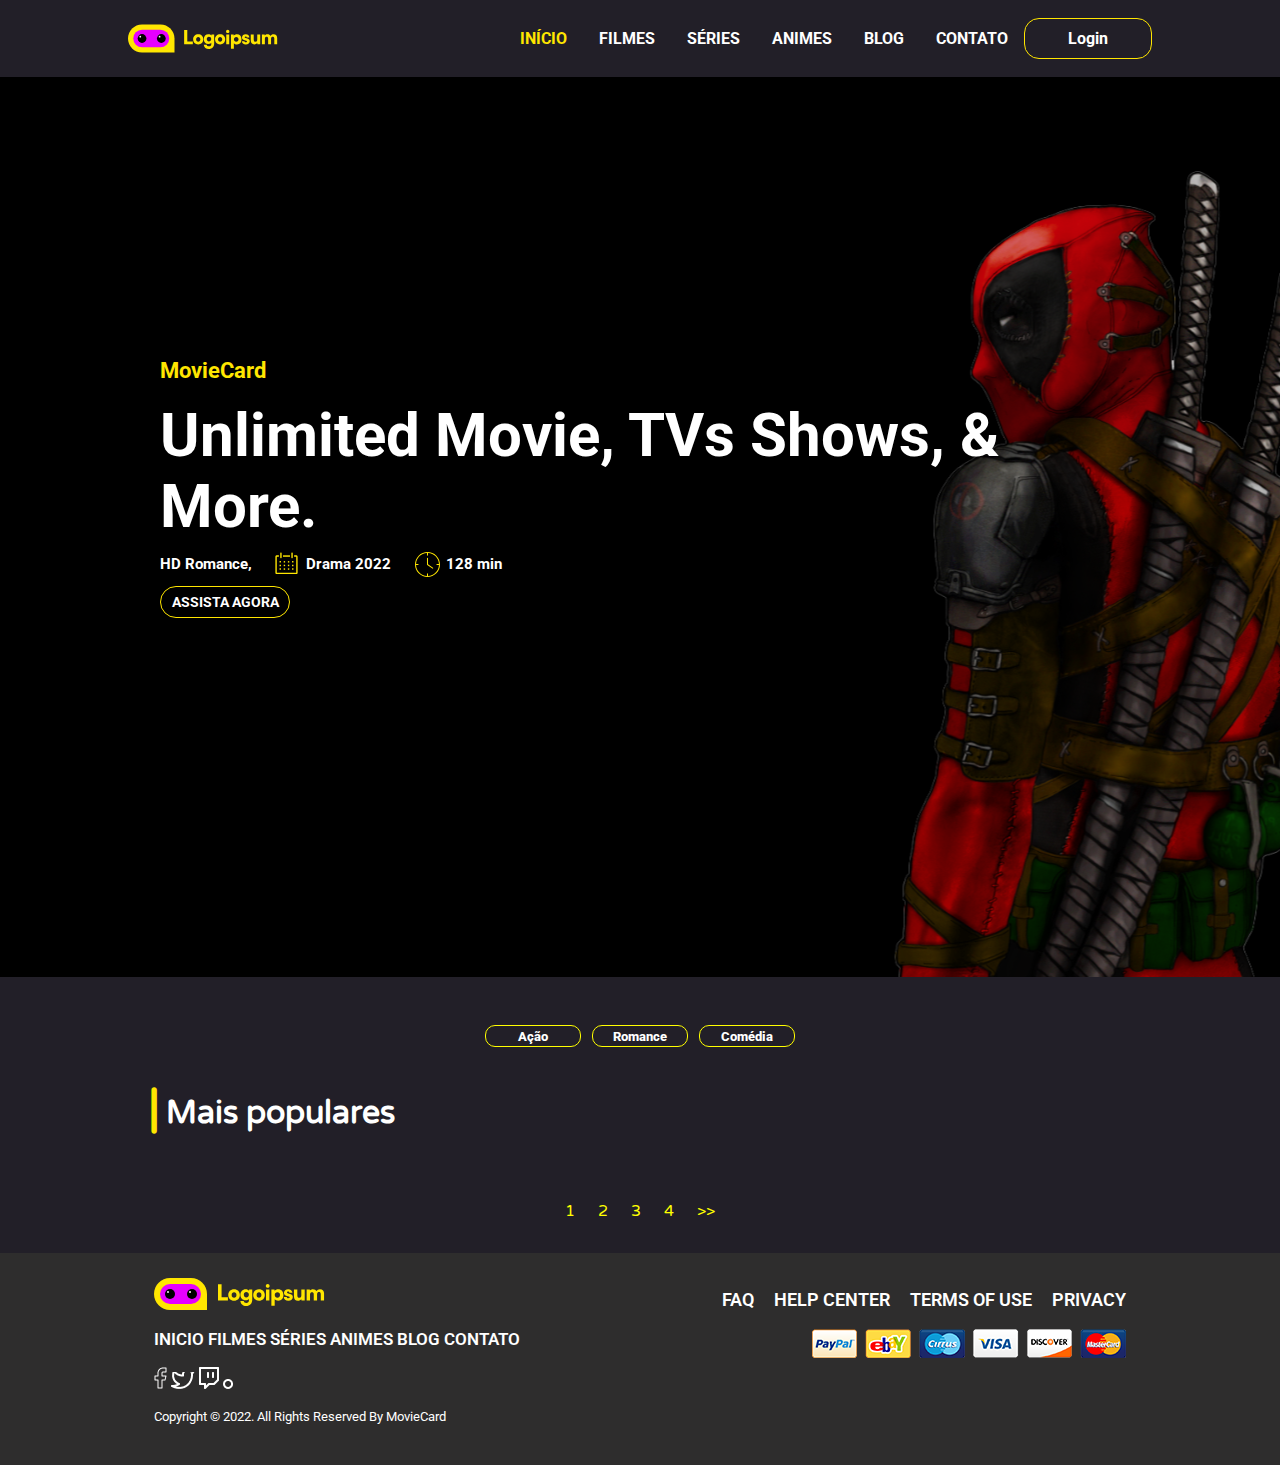
<file: index.html>
<!DOCTYPE html>
<html>

<head>
  <meta charset="utf-8">
  <meta http-equiv="X-UA-Compatible" content="IE=edge">
  <title>Movie_card</title>
  <meta name="description" content="">
  <meta name="viewport" content="width=device-width, initial-scale=1">
  <link rel="stylesheet" href="assets/css/reset.css">
  <link rel="stylesheet" href="assets/css/genre-section.css">
  <link rel="stylesheet" href="assets/css/variables.css">
  <link rel="stylesheet" href="assets/css/movie-component.css">
  <link rel="stylesheet" href="assets/css/style.css">
  <link rel="import" href="page2.html">
  <link rel="stylesheet" href="assets/css/navigation-header-component.css">
  <link rel="stylesheet" href="assets/css/scroll-button.css">

</head>

<body class="body">

  <header>
    <img src="assets/images/logo.svg" alt="logo" />
    <nav>
      <ul>
        <li><a class="item" href="index.html">INÍCIO</a></li>
        <li data-filmes>
          <a href="page2.html">FILMES</a>
        </li>
        <li><a href="#">SÉRIES</a></li>
        <li><a href="#">ANIMES</a></li>
        <li><a href="#">BLOG</a></li>
        <li><a href="#">CONTATO</a></li>
      </ul>
      <button>Login</button>
    </nav>
  </header>

  <div class="hero-image" id="hero-image">
    <div class="hero-text">
      <h1 class="title">MovieCard</h1>
      <p class="paragraph" id="paragraph"> Unlimited Movie, TVs Shows, & More.</p>
      <div class="details">
        <span id="genres">
          HD Romance,
        </span>
        <span>
          <img src="assets/icons/date-svgrepo-com 1.svg" alt="">
          <span id="release_date">
            Drama 2022
          </span>
        </span>
        <span>
          <img src="assets/icons/clock-svgrepo-com 1.svg" alt="">
          <span id="time">
            128 min
          </span>
        </span>
      </div>
      <button>
        ASSISTA AGORA
      </button>
    </div>
  </div>

  <main class="container">
    <section class="genre">
      <div class="genre__box">
        <button class="genre__button" id="genre_dram">Ação</button>
        <button class="genre__button" id="genre_romance">Romance</button>
        <button class="genre__button" id="genre_comedy">Comédia</button>
      </div>
    </section>
    <h3 class="container__populars">Mais populares</h3>
    <section class="movies" id="movie__box2" data-movies></section>
    <div class="pages__box" data-page>
      <span class="page__button" data-button="left">
        <span class="page__button" data-button="1">1</span>
        <span class="page__button" data-button="2">2</span>
        <span class="page__button" data-button="3">3</span>
        <span class="page__button" data-button="4">4</span>
        <span class="page__button" data-button="right">>></span>
    </div>
    <button data-scroll class="container__scroll"><img src="assets/icons/scrollIcon.svg" alt=""></button>
  </main>

  <footer>
    <div class="footer-content">
      <div class="footer-cima">
        <div class="footer-logo">
          <img src="./assets/images/logo.svg" alt="imagem da logo">
        </div>
        <div class="footer-links">
          <div class="footer-link">
            <li>
              <a href="¨#">FAQ</a>
              <a href="¨#">HELP CENTER</a>
              <a href="¨#">TERMS OF USE</a>
              <a href="¨#">PRIVACY</a>
            </li>
          </div>
        </div>
      </div>

      <div class="footer-baixo">
        <div class="footer-links-baixo">
          <li>
            <a href="#">INICIO</a>
            <a href="#">FILMES</a>
            <a href="#">SÉRIES</a>
            <a href="#">ANIMES</a>
            <a href="#">BLOG</a>
            <a href="#">CONTATO</a>
          </li>
          <img src="./assets/icons/cartão1.png" alt="">
        </div>

        <div class="footer-redes">
          <img src="./assets/icons/Vector.png" alt="">
          <img src="./assets/icons/Vector (1).png" alt="">
          <img src="./assets/icons/Vector (2).png" alt="">
          <img src="./assets/icons/Vector (3).png" alt="">
        </div>

        <div class="footer-copyright">
          <p>Copyright © 2022. All Rights Reserved By MovieCard</p>
        </div>
      </div>
    </div>
  </footer>

  <script src="assets/js/getData.js"></script>
  <script src="assets/js/classificationMovies.js" type="module"></script>
  <script src="assets/js/scrollToTopButton.js" type="module"></script>
  <script src="assets/js/movePageButtons.js" type="module"></script>
  <script src="assets/js/filmFilter.js" type="module"></script>

</body>

</html>
</file>
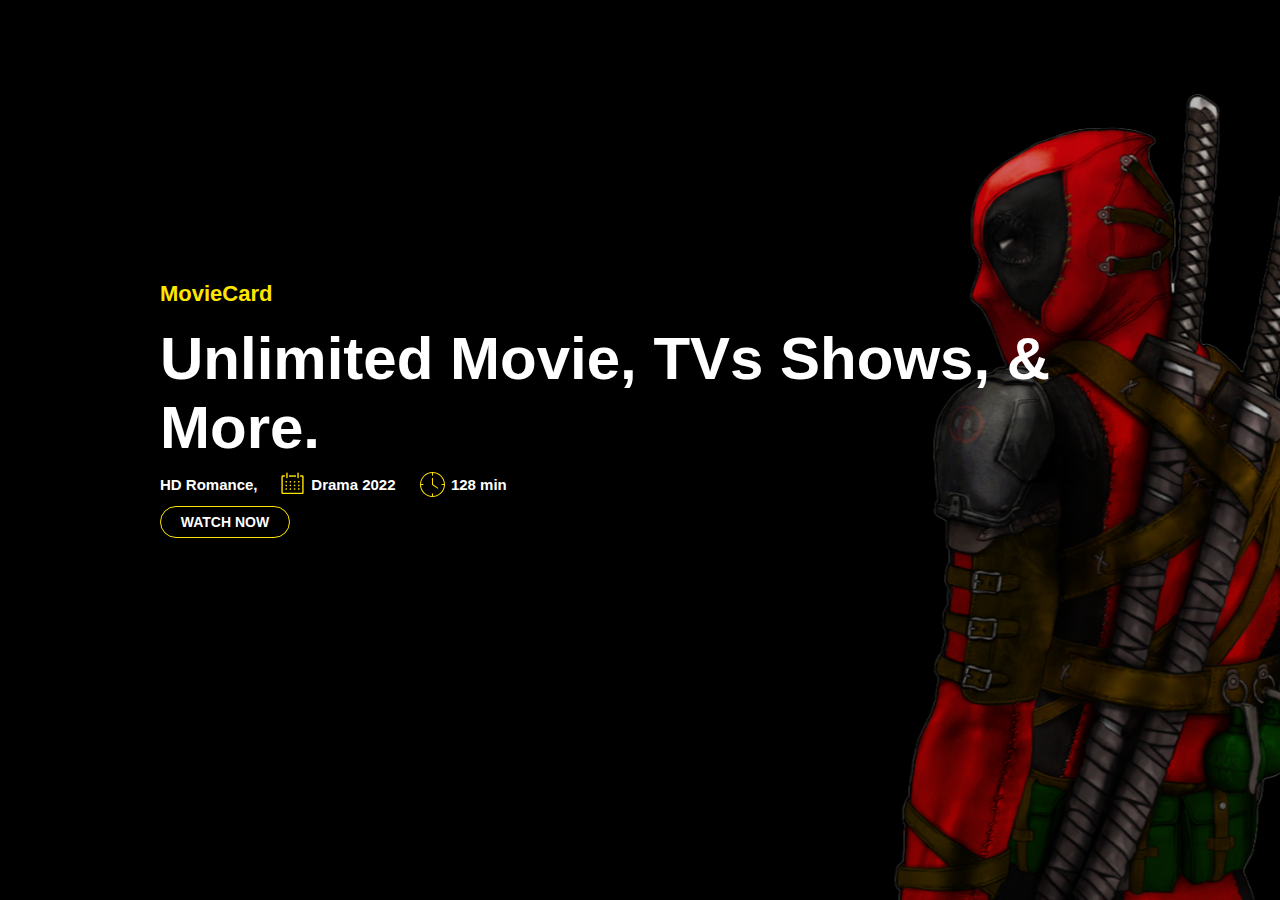
<file: hero.html>
<!DOCTYPE html>
<html lang="pt-br">

<head>
    <meta charset="UTF-8">
    <meta http-equiv="X-UA-Compatible" content="IE=edge">
    <meta name="viewport" content="width=device-width, initial-scale=1.0">
    <title>movie_card</title>
    <link rel="stylesheet" href="assets/css/hero.css">
</head>

<body>

    <div class="hero-image" id="hero-image">
        <div class="hero-text">
            <h1 class="title">MovieCard</h1>
            <p class="paragraph" id="paragraph"> Unlimited Movie, TVs Shows, & More.</p>
            <div class="details">
                <span id="genres">
                    HD Romance,
                </span>
                <span>
                    <img src="assets/icons/date-svgrepo-com 1.svg" alt="">
                    <span id="release_date">
                        Drama 2022
                    </span>
                </span>
                <span>
                    <img src="assets/icons/clock-svgrepo-com 1.svg" alt="">
                    <span id="time">
                        128 min
                    </span>
                </span>
            </div>
            <button>
                WATCH NOW
            </button>
        </div>
    </div>


    <script src="assets/js/app.js"></script>
</body>

</html>
</file>
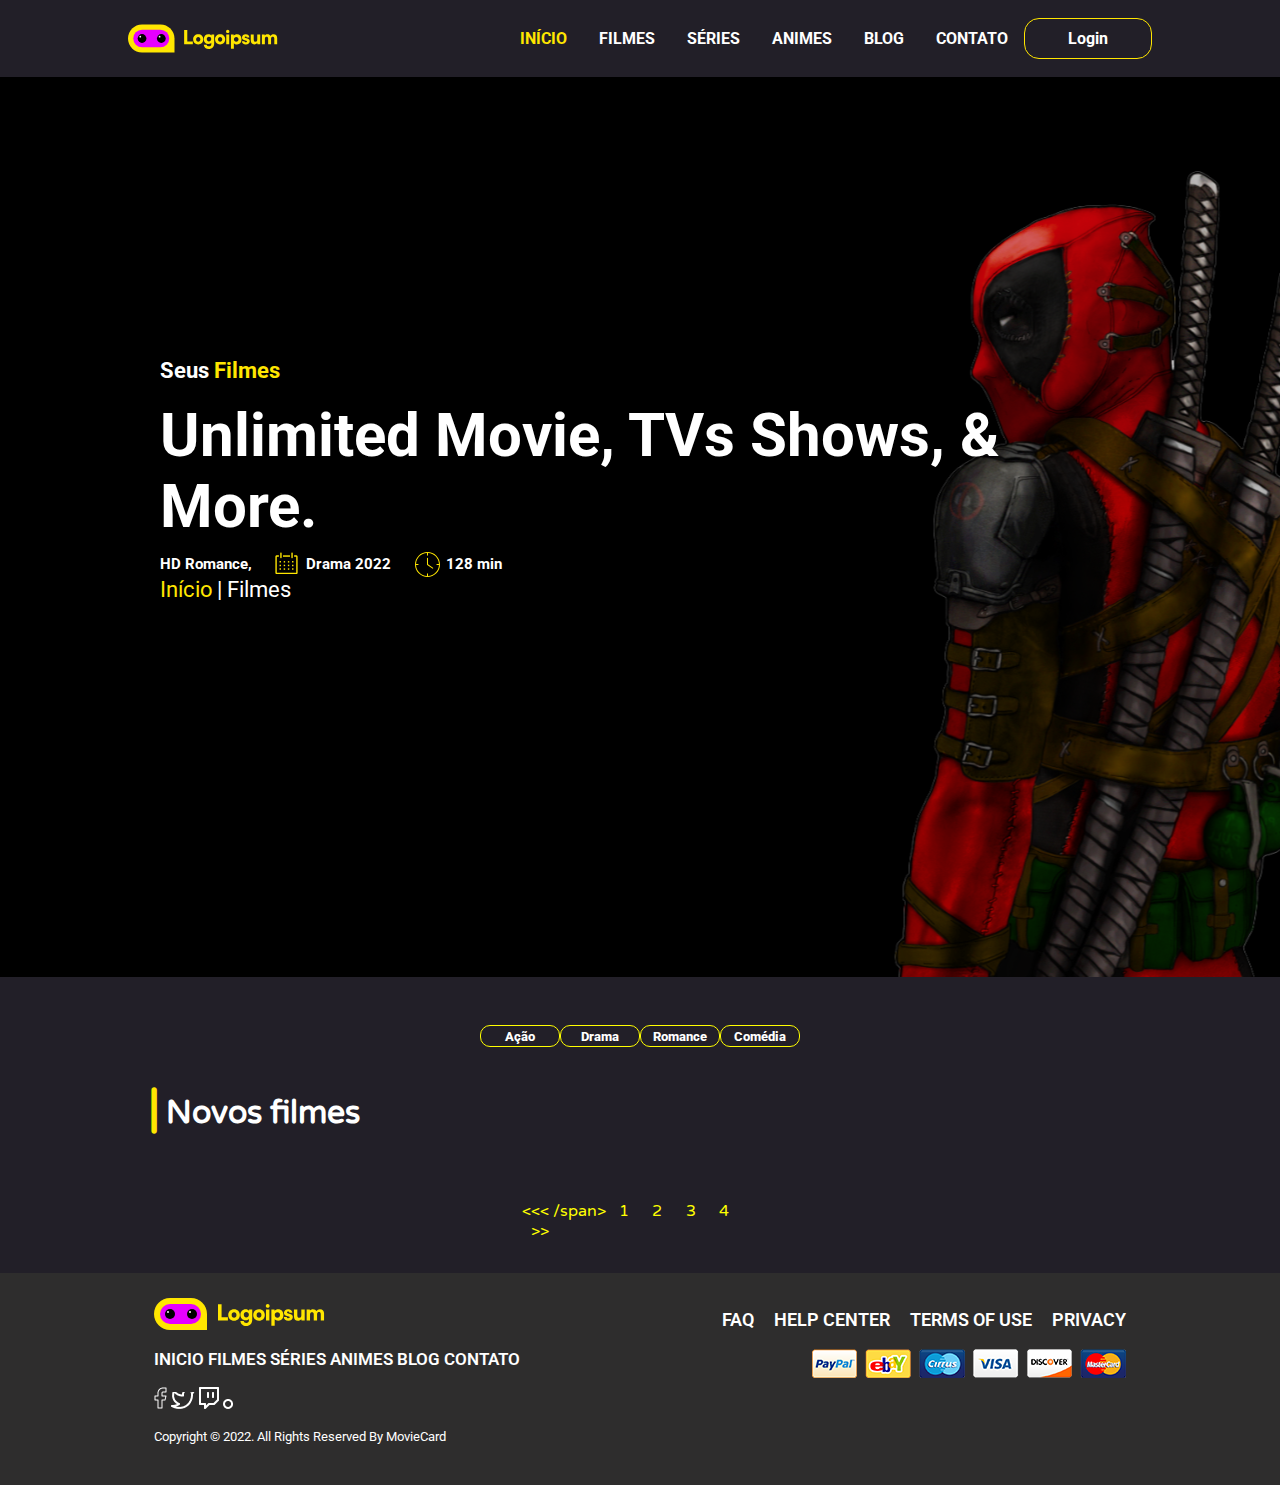
<file: page2.html>
<!DOCTYPE html>
<html>

<head>
  <meta charset="utf-8">
  <meta http-equiv="X-UA-Compatible" content="IE=edge">
  <title>Movie_card</title>
  <meta name="description" content="">
  <meta name="viewport" content="width=device-width, initial-scale=1">
  <link rel="stylesheet" href="assets/css/reset.css">
  <link rel="stylesheet" href="assets/css/genre-section.css">
  <link rel="stylesheet" href="assets/css/variables.css">
  <link rel="stylesheet" href="assets/css/movie-component.css">
  <link rel="stylesheet" href="assets/css/style.css">
  <link rel="import" href="index.html">
</head>

<body class="body">

  <header>
    <img src="assets/images/logo.svg" alt="logo" />
    <nav>
      <ul>
        <li><a class="item" href="/">INÍCIO</a></li>
        <li><a href="page2.html">FILMES</a></li>
        <li><a href="#">SÉRIES</a></li>
        <li><a href="#">ANIMES</a></li>
        <li><a href="#">BLOG</a></li>
        <li><a href="#">CONTATO</a></li>
      </ul>
      <button>Login</button>
    </nav>
  </header>

  <div class="hero-image" id="hero-image">
    <div class="hero-text">
      <h1 class="title"> <span>Seus</span> Filmes</h1>
      <p class="paragraph" id="paragraph"> Unlimited Movie, TVs Shows, & More.</p>
      <div class="details">
        <span id="genres">
          HD Romance,
        </span>
        <span>
          <img src="assets/icons/date-svgrepo-com 1.svg" alt="">
          <span id="release_date">
            Drama 2022
          </span>
        </span>
        <span>
          <img src="assets/icons/clock-svgrepo-com 1.svg" alt="">
          <span id="time">
            128 min
          </span>
        </span>
      </div>
      <div class="page-2-buttons">        
          <a href="index.html"><span>Início</span></a>
          <a href="#">| Filmes</a>        
      </div> 
    </div>
  </div>

  <main class="container">
    <section class="genre">
      <div class="genre__box">
        <button class="genre__button" id="genre_dram">Ação</button>
        <button class="genre__button">Drama</button>
        <button class="genre__button">Romance</button>
        <button class="genre__button">Comédia</button>
        
      </div>
    </section>
    <h3 class="container__populars">Novos filmes</h3>
    <section class="movies" id="movie__box2" data-movies></section>
    <div class="pages__box" data-page="">
      <span class="page__button" data-button="left">
        <<< /span>
          <span class="page__button" data-button="1">1</span>
          <span class="page__button" data-button="2">2</span>
          <span class="page__button" data-button="3">3</span>
          <span class="page__button" data-button="4">4</span>
          <span class="page__button" data-button="right">>></span>
    </div>
  </main>

  <footer>
    <div class="footer-content">
      <div class="footer-cima">
        <div class="footer-logo">
          <img src="./assets/images/logo.svg" alt="imagem da logo">
        </div>
        <div class="footer-links">
          <div class="footer-link">
            <li>
              <a href="¨#">FAQ</a>
              <a href="¨#">HELP CENTER</a>
              <a href="¨#">TERMS OF USE</a>
              <a href="¨#">PRIVACY</a>
            </li>
          </div>
        </div>
      </div>

      <div class="footer-baixo">
        <div class="footer-links-baixo">
          <li>
            <a href="#">INICIO</a>
            <a href="#">FILMES</a>
            <a href="#">SÉRIES</a>
            <a href="#">ANIMES</a>
            <a href="#">BLOG</a>
            <a href="#">CONTATO</a>
          </li>
          <img src="./assets/icons/cartão1.png" alt="">
        </div>

        <div class="footer-redes">
          <img src="./assets/icons/Vector.png" alt="">
          <img src="./assets/icons/Vector (1).png" alt="">
          <img src="./assets/icons/Vector (2).png" alt="">
          <img src="./assets/icons/Vector (3).png" alt="">
        </div>

        <div class="footer-copyright">
          <p>Copyright © 2022. All Rights Reserved By MovieCard</p>
        </div>
      </div>
    </div>
  </footer>

  <script src="assets/js/index.js" type="module"></script>
  <script src="assets/js/getData.js"></script>
</body>

</html>
</file>
<file: assets/css/genre-section.css>
@import '../css/variables.css';

.body{
    background-color: var(--grey-background);
}

.container{
    background-color: var(--grey-background);
    margin-bottom: 2rem;
    width: 100%;
    padding-top: 3rem;
}

.genre{
    display: flex;
    justify-content: center;
    width: 100%;
}

.genre__box{
    display: flex;
    justify-content: space-around;
    width: 25%;
}

.genre__button{
    background-color: transparent;
    border: solid yellow 1px;
    border-radius: 10px;
    color: white;
    font-weight: 800;
    height: 1.4rem;
    width: 6rem;
    transition-timing-function: ease-in-out;
    transition-duration: .2s;
}

.genre__button:hover{
    cursor: pointer;
    transform: translatey(5px);
}
</file>
<file: assets/css/variables.css>
@import url('https://fonts.googleapis.com/css2?family=Baloo+2&family=Cantarell&family=Josefin+Sans&family=Josefin+Slab&family=Montserrat&family=Open+Sans:wght@300&family=Radio+Canada&family=Roboto&family=Sacramento&family=Sarabun:wght@200&family=Varela+Round&display=swap');
:root{
    --grey-background: #221f28;

    --basic-font: 'Varela Round', sans-serif;
}
</file>
<file: assets/css/movie-component.css>
.container__populars {
    color: white;
    font-family: var(--basic-font);
    text-align: left;
    font-size: 2rem;
    width: 75vw;
    margin: 2rem auto;
}

.container__populars::before {
    content: '|';
    height: 10vh;
    width: 2vw;
    color: #FFE600;
    font-size: 3rem;
    padding-right: 0.35rem;
    margin-left: -0.75rem;
}

.movies {
    display: flex;
    flex-wrap: wrap;
    justify-content: center;
    width: 75vw;
    margin: 0 auto;
    align-items: center;
}

.movie__container {
    display: flex;
}

.movie__box {
    cursor: pointer;
    margin: 1rem 1rem;
    width: 15vw;
}

.movie__box img {
    border-radius: 10px;
    width: 15vw;
    background-size: cover;
}


.movies__img:hover {
    -webkit-box-shadow: -2px 3px 28px 0px rgba(255, 230, 0, 0.3);
    -moz-box-shadow: -2px 3px 28px 0px rgba(255, 230, 0, 0.3);
    box-shadow: -2px 3px 28px 0px rgba(255, 230, 0, 0.3);
}

.movie__details {
    display: flex;
    flex-wrap: wrap;
}

.details__name {
    color: white;
    font-family: var(--basic-font);
    width: 100%;
    font-weight: 700;
    margin: 0.45rem 0;
}

.details__year {
    color: yellow;
    font-family: var(--basic-font);
    width: 100%;
    margin: 0.45rem 0;
}

.details__likes {
    color: yellow;
    font-family: var(--basic-font);
    width: 100%;
    display: flex;
    align-items: center;
}

.details__likes img {
    height: 3vh;
    display: block;
    margin-left: -0.90rem;
    width: 3vw;
}

.pages__box {
    display: flex;
    justify-content: space-around;
    margin: 2rem 0 0 0;
    padding: 0 40% 0 40%;
    width: 100%;
    display: flex;
}

.page__button {
    cursor: pointer;
    color: yellow;
    font-family: var(--basic-font);
    margin: 0 .6rem;
}

.page__button:hover {
    opacity: 20%;
}
</file>
<file: assets/css/style.css>
header{
    display: flex;
    justify-content: space-between;
    width: 80vw;
    margin: 0 auto;
    padding: 1rem 0;
    align-items: center;
}

header img{
    width: 150px;
    height: 45px;
    cursor: pointer;
}

nav{
    display: flex;
}

nav ul{
    display: flex;
    align-items: center;
}

nav ul li a{
    color: white;
    margin: 0 1rem;
    font-weight: bold;
    transition: 0.5s;
}

nav ul li a:hover{
    color: #FFE600;
}

nav ul li .item{
    color: #FFE600;
}

nav button{
    border: 1px solid #FFE600;
    background: transparent;
    height: 4.5vh;
    width: 10vw;
    border-radius: 15px;
    color: white;
    font-size: 1rem;
    font-weight: bold;
    cursor:pointer;
    transition: 0.5s;
}

nav button:hover{
   background-color: #FFE600;
   color: black;
}

.hero-image {
    height: 100vh;
    background-color: gray;
    background-size: cover;
    opacity: 100%;
    margin: 0;
    position: relative;
    background-image: url('../banner.svg');
}

.hero-text {
    margin: 17rem 10rem;
    position: absolute;
    display: flex;
    flex-direction: column;
}

.hero-text .title {
    font-weight: 700;
    font-size: 22px;
    color: #FFE600;
    margin: 0.55rem 0;
}

.hero-text .title span {
    color: #fff;
}

.hero-text .paragraph {
    font-weight: 700;
    font-size: 60px;
    color: #FFFFFF;
    width: 900px;
    margin: 0.55rem 0;
    display: flex;
    align-items: center;
}

.hero-text .details {
    font-style: normal;
    font-weight: 700;
    font-size: 15px;
    color: #FFFFFF;
    display: flex;
    align-items: center;
}

.hero-text .details span:nth-child(1) {
    margin-right: 1rem;
}

.hero-text .details span:nth-child(2) {
    display: flex;
    align-items: center;
    margin-right: 0.55rem;
}

.hero-text .details span:nth-child(2) img {
    margin: 0 .4rem;
}

.hero-text .details span:nth-child(3) {
    display: flex;
    align-items: center;
}

.hero-text .details span:nth-child(3) img {
    margin: 0 .4rem;
}

.hero-text button {
    width: 130px;
    height: 32px;
    border: 1px solid #FFE600;
    border-radius: 24px;
    background-color: transparent;
    margin: 0.55rem 0;
    font-weight: 700;
    font-size: 14px;
    color: #FFFFFF;
    cursor: pointer;
}

.hero-text button:hover {
    background-color: #FFE600;
    color: black;
}

/* aqui cmea o footer */
footer {
    width: 100%;
    background-color: #2e2d2d;
    padding-top: 25px;
    padding-bottom: 25px;
}

.footer-content {
    width: 76vw;
    margin: 0 auto;
}

footer .footer-cima {
    display: flex;
}

footer .footer-links {
    width: 100%;
    display: flex;
    justify-content: end;
    align-items: center;
    list-style: none;
}

footer .footer-logo {
    display: flex;
    margin-bottom: 10px;
}

footer .footer-link a {
    color: #fff;
    text-decoration: none;
    margin-left: 1rem;
    font-size: 1.15rem;
    font-weight: 600;
}

footer .footer-link a:hover {
    color: #FFE600;
}

.footer-links-baixo {
    display: flex;
    justify-content: space-between;
    list-style: none;
    font-weight: 600;
    width: 76vw;
    margin: 0.55rem auto;

}

.footer-links-baixo a {
    text-decoration: none;
    color: #fff;
    font-size: 17px;
    margin: 0.55rem 0;
}

.footer-links-baixo a:hover {
    color: #FFE600;
}

.footer-copyright p {
    color: #fff;
    font-size: small;
    margin: 1rem 0;
    width: 75vw;
}

/*Fernando code page 2*/
.page-2-buttons a {
    width: 130px;
    height: 32px;
    margin: 0.55rem 0;
    font-size: 22px;
    color: #FFFFFF;
    cursor: pointer;
}

.page-2-buttons a span {
    color: #FFE600;
}
</file>
<file: assets/css/navigation-header-component.css>
@import "./variables.css";

.classification--movies-active{
    align-items: flex-start;
    background-color: var(--grey-background);
    display: flex;
    flex-direction: column;
    position: absolute;
    z-index: 2;
}

.classification--movies-inactive{
    display: none;
}
</file>
<file: assets/css/scroll-button.css>
html{
    scroll-behavior: smooth;
}
.container__scroll{
    background-color: transparent;
    border: 0;
    bottom: 5rem;
    cursor: pointer;
    display: none;
    font-family: var(--basic-font);
    font-size: 1rem;
    font-weight: 800;
    position: fixed;
    right: 5rem;
    z-index: 99;
}
</file>
<file: assets/css/hero.css>
*{
    margin: 0;
    padding: 0;
    font-family: 'Roboto', sans-serif;
}

.hero-image{
    height: 100vh;
    background-color: gray;
    background-size: cover;
    opacity : 100%; 
    margin: 0;
    position: relative;
    background-image: url('../banner.svg');
}

.hero-text{
    margin: 17rem 10rem;
    position: absolute;
    display: flex;
    flex-direction: column;
}

.hero-text .title{
    font-weight: 700;
    font-size: 22px;
    color: #FFE600;
    margin: 0.55rem 0;
}


.hero-text .paragraph{
    font-weight: 700;
    font-size: 60px;
    color: #FFFFFF;
    width: 900px;
    margin: 0.55rem 0;
    display: flex;
    align-items: center;
}

.hero-text .details{
    font-style: normal;
    font-weight: 700;
    font-size: 15px;
    color: #FFFFFF;
    display: flex;
    align-items: center;
}

.hero-text .details span:nth-child(1){
    margin-right: 1rem;
}

.hero-text .details span:nth-child(2){
    display: flex;
    align-items: center;
    margin-right: 0.55rem;

}

.hero-text .details span:nth-child(2) img{
    margin: 0 .4rem;
}

.hero-text .details span:nth-child(3){
    display: flex;
    align-items: center;
}

.hero-text .details span:nth-child(3) img{
    margin: 0 .4rem;
}

.hero-text button{
    width: 130px;
    height: 32px;
    border: 1px solid #FFE600;
    border-radius: 24px;
    background-color: transparent;
    margin: 0.55rem 0;
    font-weight: 700;
    font-size: 14px;
    color: #FFFFFF;
    cursor: pointer;
}

.hero-text button:hover{
    background-color: #FFE600;
    color: black;
}
</file>
